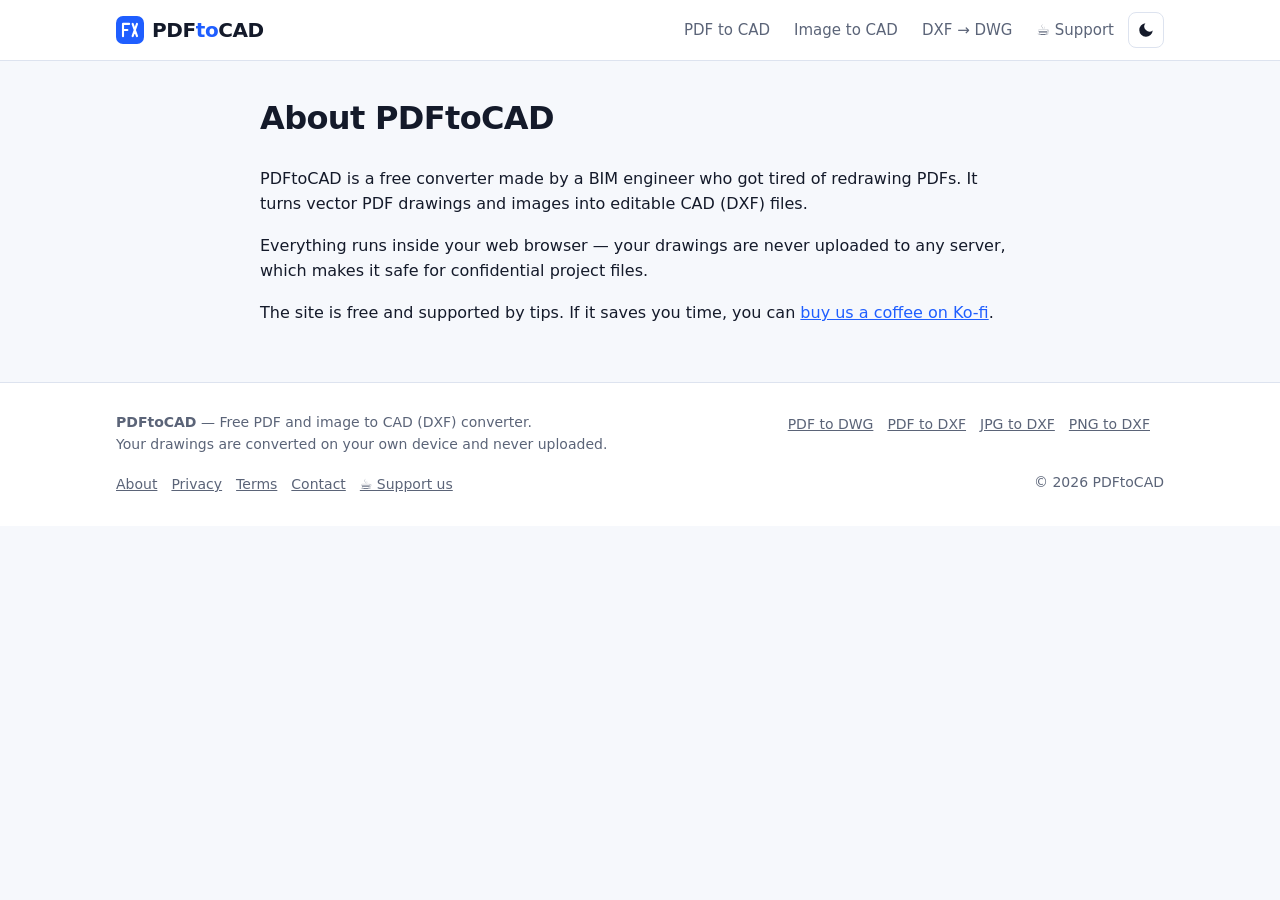
<file: about.html>
<!doctype html>
<html lang="en"><head>
<meta charset="utf-8"><meta name="viewport" content="width=device-width,initial-scale=1">
<title>About – PDFtoCAD</title><meta name="description" content="About PDFtoCAD.">
<link rel="canonical" href="https://pdftocad.github.io/about">
<meta property="og:type" content="website"><meta property="og:title" content="About – PDFtoCAD"><meta property="og:description" content="About PDFtoCAD."><meta property="og:url" content="https://pdftocad.github.io/about"><meta property="og:site_name" content="PDFtoCAD">
<meta name="theme-color" content="#1f5eff">
<link rel="icon" href="/favicon.svg" type="image/svg+xml"><link rel="stylesheet" href="/style.css">
</head><body>
<header class="site-head"><div class="wrap">
<a class="logo" href="/"><svg viewBox="0 0 32 32" aria-hidden="true"><rect width="32" height="32" rx="8" fill="var(--brand)"/><path d="M8 23V9h7M8 16h5M19 9l5 14M24 9l-5 14" fill="none" stroke="#fff" stroke-width="2.4" stroke-linecap="round" stroke-linejoin="round"/></svg><span>PDF<b>to</b>CAD</span></a>
<nav class="nav"><a href="/">PDF to CAD</a><a href="/image-to-cad">Image to CAD</a><a href="/dxf-to-dwg" class="hide-sm">DXF → DWG</a>
<a href="https://ko-fi.com/asholohith" target="_blank" rel="noopener" class="hide-sm">☕ Support</a>
<button class="theme-btn" data-theme-toggle aria-label="Switch light or dark mode"><svg viewBox="0 0 24 24" width="18" height="18" aria-hidden="true"><path d="M21 12.8A9 9 0 1 1 11.2 3a7 7 0 0 0 9.8 9.8z" fill="currentColor"/></svg></button></nav>
</div></header>
<main class="wrap"><div class="page article"><h1>About PDFtoCAD</h1><p>PDFtoCAD is a free converter made by a BIM engineer who got tired of redrawing PDFs. It turns vector PDF drawings and images into editable CAD (DXF) files.</p><p>Everything runs inside your web browser — your drawings are never uploaded to any server, which makes it safe for confidential project files.</p><p>The site is free and supported by tips. If it saves you time, you can <a href="https://ko-fi.com/asholohith" target="_blank" rel="noopener">buy us a coffee on Ko-fi</a>.</p></div></main>
<footer class="site-foot"><div class="wrap"><div><b>PDFtoCAD</b> — Free PDF and image to CAD (DXF) converter.<br>Your drawings are converted on your own device and never uploaded.</div>
<div><a href="/pdf-to-dwg">PDF to DWG</a><a href="/pdf-to-dxf">PDF to DXF</a><a href="/jpg-to-dxf">JPG to DXF</a><a href="/png-to-dxf">PNG to DXF</a></div>
<div><a href="/about">About</a><a href="/privacy">Privacy</a><a href="/terms">Terms</a><a href="/contact">Contact</a><a href="https://ko-fi.com/asholohith" target="_blank" rel="noopener">☕ Support us</a></div>
<div>© 2026 PDFtoCAD</div></div></footer>
<script src="/common.js"></script>
</body></html>
</file>
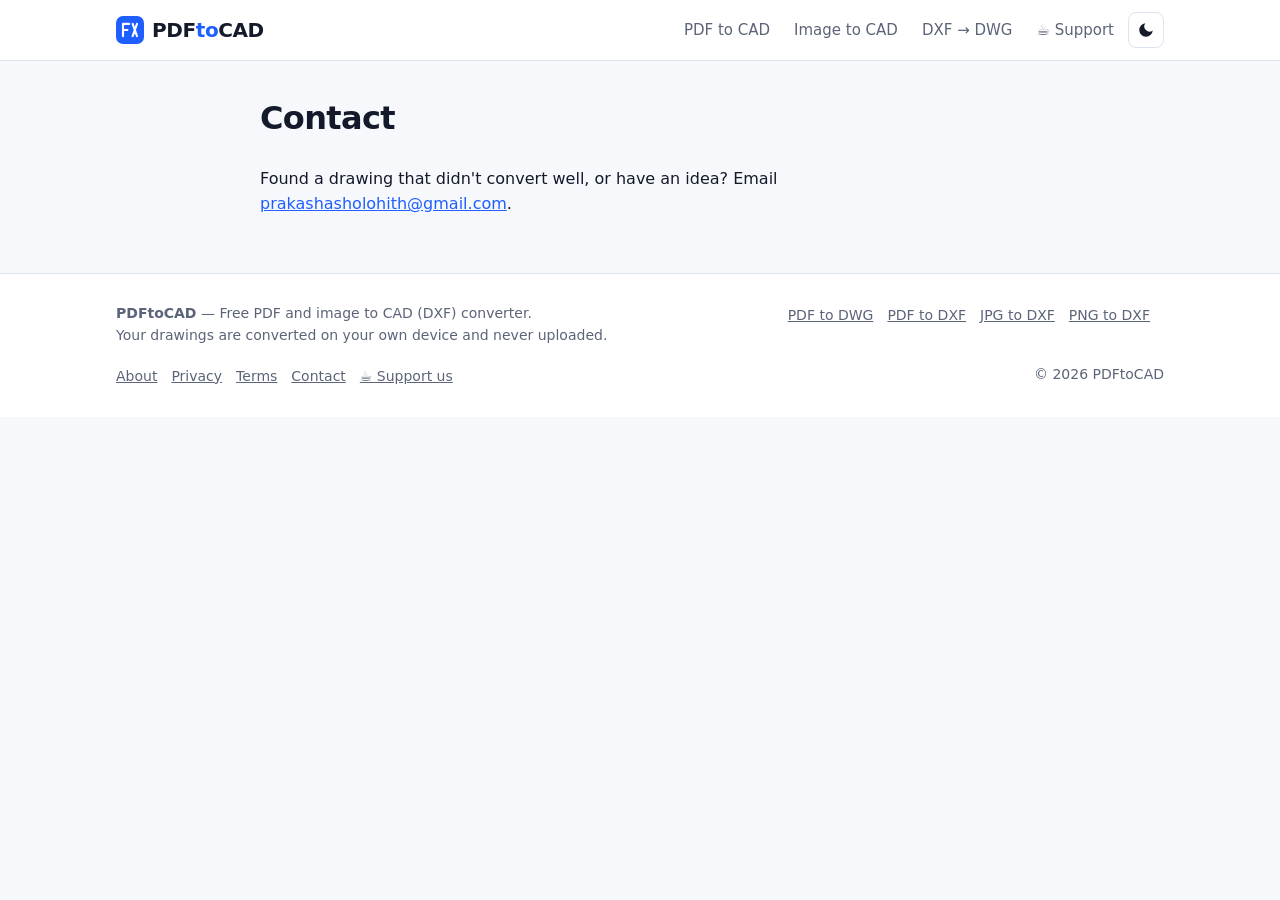
<file: contact.html>
<!doctype html>
<html lang="en"><head>
<meta charset="utf-8"><meta name="viewport" content="width=device-width,initial-scale=1">
<title>Contact – PDFtoCAD</title><meta name="description" content="Contact PDFtoCAD.">
<link rel="canonical" href="https://pdftocad.github.io/contact">
<meta property="og:type" content="website"><meta property="og:title" content="Contact – PDFtoCAD"><meta property="og:description" content="Contact PDFtoCAD."><meta property="og:url" content="https://pdftocad.github.io/contact"><meta property="og:site_name" content="PDFtoCAD">
<meta name="theme-color" content="#1f5eff">
<link rel="icon" href="/favicon.svg" type="image/svg+xml"><link rel="stylesheet" href="/style.css">
</head><body>
<header class="site-head"><div class="wrap">
<a class="logo" href="/"><svg viewBox="0 0 32 32" aria-hidden="true"><rect width="32" height="32" rx="8" fill="var(--brand)"/><path d="M8 23V9h7M8 16h5M19 9l5 14M24 9l-5 14" fill="none" stroke="#fff" stroke-width="2.4" stroke-linecap="round" stroke-linejoin="round"/></svg><span>PDF<b>to</b>CAD</span></a>
<nav class="nav"><a href="/">PDF to CAD</a><a href="/image-to-cad">Image to CAD</a><a href="/dxf-to-dwg" class="hide-sm">DXF → DWG</a>
<a href="https://ko-fi.com/asholohith" target="_blank" rel="noopener" class="hide-sm">☕ Support</a>
<button class="theme-btn" data-theme-toggle aria-label="Switch light or dark mode"><svg viewBox="0 0 24 24" width="18" height="18" aria-hidden="true"><path d="M21 12.8A9 9 0 1 1 11.2 3a7 7 0 0 0 9.8 9.8z" fill="currentColor"/></svg></button></nav>
</div></header>
<main class="wrap"><div class="page article"><h1>Contact</h1><p>Found a drawing that didn't convert well, or have an idea? Email <a href="mailto:prakashasholohith@gmail.com">prakashasholohith@gmail.com</a>.</p></div></main>
<footer class="site-foot"><div class="wrap"><div><b>PDFtoCAD</b> — Free PDF and image to CAD (DXF) converter.<br>Your drawings are converted on your own device and never uploaded.</div>
<div><a href="/pdf-to-dwg">PDF to DWG</a><a href="/pdf-to-dxf">PDF to DXF</a><a href="/jpg-to-dxf">JPG to DXF</a><a href="/png-to-dxf">PNG to DXF</a></div>
<div><a href="/about">About</a><a href="/privacy">Privacy</a><a href="/terms">Terms</a><a href="/contact">Contact</a><a href="https://ko-fi.com/asholohith" target="_blank" rel="noopener">☕ Support us</a></div>
<div>© 2026 PDFtoCAD</div></div></footer>
<script src="/common.js"></script>
</body></html>
</file>
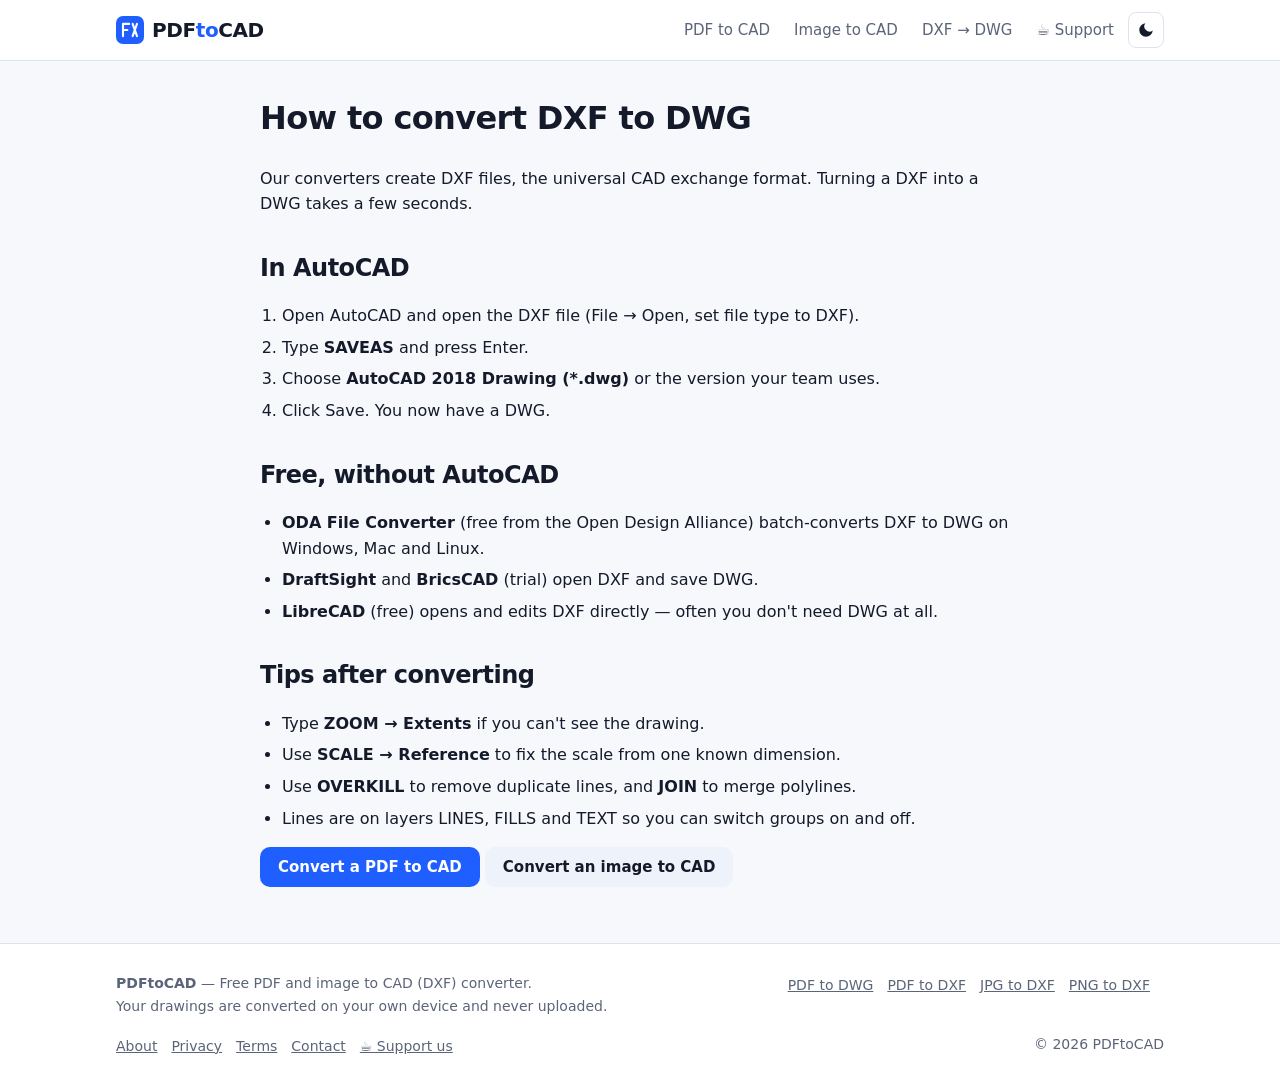
<file: dxf-to-dwg.html>
<!doctype html>
<html lang="en"><head>
<meta charset="utf-8"><meta name="viewport" content="width=device-width,initial-scale=1">
<title>How to Convert DXF to DWG (AutoCAD, Free Options) – PDFtoCAD</title><meta name="description" content="Convert a DXF file to DWG in AutoCAD in 5 seconds, or free with ODA File Converter, BricsCAD or DraftSight.">
<link rel="canonical" href="https://pdftocad.github.io/dxf-to-dwg">
<meta property="og:type" content="website"><meta property="og:title" content="How to Convert DXF to DWG (AutoCAD, Free Options) – PDFtoCAD"><meta property="og:description" content="Convert a DXF file to DWG in AutoCAD in 5 seconds, or free with ODA File Converter, BricsCAD or DraftSight."><meta property="og:url" content="https://pdftocad.github.io/dxf-to-dwg"><meta property="og:site_name" content="PDFtoCAD">
<meta name="theme-color" content="#1f5eff">
<link rel="icon" href="/favicon.svg" type="image/svg+xml"><link rel="stylesheet" href="/style.css">
</head><body>
<header class="site-head"><div class="wrap">
<a class="logo" href="/"><svg viewBox="0 0 32 32" aria-hidden="true"><rect width="32" height="32" rx="8" fill="var(--brand)"/><path d="M8 23V9h7M8 16h5M19 9l5 14M24 9l-5 14" fill="none" stroke="#fff" stroke-width="2.4" stroke-linecap="round" stroke-linejoin="round"/></svg><span>PDF<b>to</b>CAD</span></a>
<nav class="nav"><a href="/">PDF to CAD</a><a href="/image-to-cad">Image to CAD</a><a href="/dxf-to-dwg" class="hide-sm">DXF → DWG</a>
<a href="https://ko-fi.com/asholohith" target="_blank" rel="noopener" class="hide-sm">☕ Support</a>
<button class="theme-btn" data-theme-toggle aria-label="Switch light or dark mode"><svg viewBox="0 0 24 24" width="18" height="18" aria-hidden="true"><path d="M21 12.8A9 9 0 1 1 11.2 3a7 7 0 0 0 9.8 9.8z" fill="currentColor"/></svg></button></nav>
</div></header>
<main class="wrap"><div class="page article"><h1>How to convert DXF to DWG</h1><p>Our converters create DXF files, the universal CAD exchange format. Turning a DXF into a DWG takes a few seconds.</p><h2>In AutoCAD</h2><ol><li>Open AutoCAD and open the DXF file (File → Open, set file type to DXF).</li><li>Type <b>SAVEAS</b> and press Enter.</li><li>Choose <b>AutoCAD 2018 Drawing (*.dwg)</b> or the version your team uses.</li><li>Click Save. You now have a DWG.</li></ol><h2>Free, without AutoCAD</h2><ul><li><b>ODA File Converter</b> (free from the Open Design Alliance) batch-converts DXF to DWG on Windows, Mac and Linux.</li><li><b>DraftSight</b> and <b>BricsCAD</b> (trial) open DXF and save DWG.</li><li><b>LibreCAD</b> (free) opens and edits DXF directly — often you don't need DWG at all.</li></ul><h2>Tips after converting</h2><ul><li>Type <b>ZOOM → Extents</b> if you can't see the drawing.</li><li>Use <b>SCALE → Reference</b> to fix the scale from one known dimension.</li><li>Use <b>OVERKILL</b> to remove duplicate lines, and <b>JOIN</b> to merge polylines.</li><li>Lines are on layers LINES, FILLS and TEXT so you can switch groups on and off.</li></ul><p><a class="btn" href="/">Convert a PDF to CAD</a> <a class="btn ghost" href="/image-to-cad">Convert an image to CAD</a></p></div></main>
<footer class="site-foot"><div class="wrap"><div><b>PDFtoCAD</b> — Free PDF and image to CAD (DXF) converter.<br>Your drawings are converted on your own device and never uploaded.</div>
<div><a href="/pdf-to-dwg">PDF to DWG</a><a href="/pdf-to-dxf">PDF to DXF</a><a href="/jpg-to-dxf">JPG to DXF</a><a href="/png-to-dxf">PNG to DXF</a></div>
<div><a href="/about">About</a><a href="/privacy">Privacy</a><a href="/terms">Terms</a><a href="/contact">Contact</a><a href="https://ko-fi.com/asholohith" target="_blank" rel="noopener">☕ Support us</a></div>
<div>© 2026 PDFtoCAD</div></div></footer>
<script src="/common.js"></script>
</body></html>
</file>
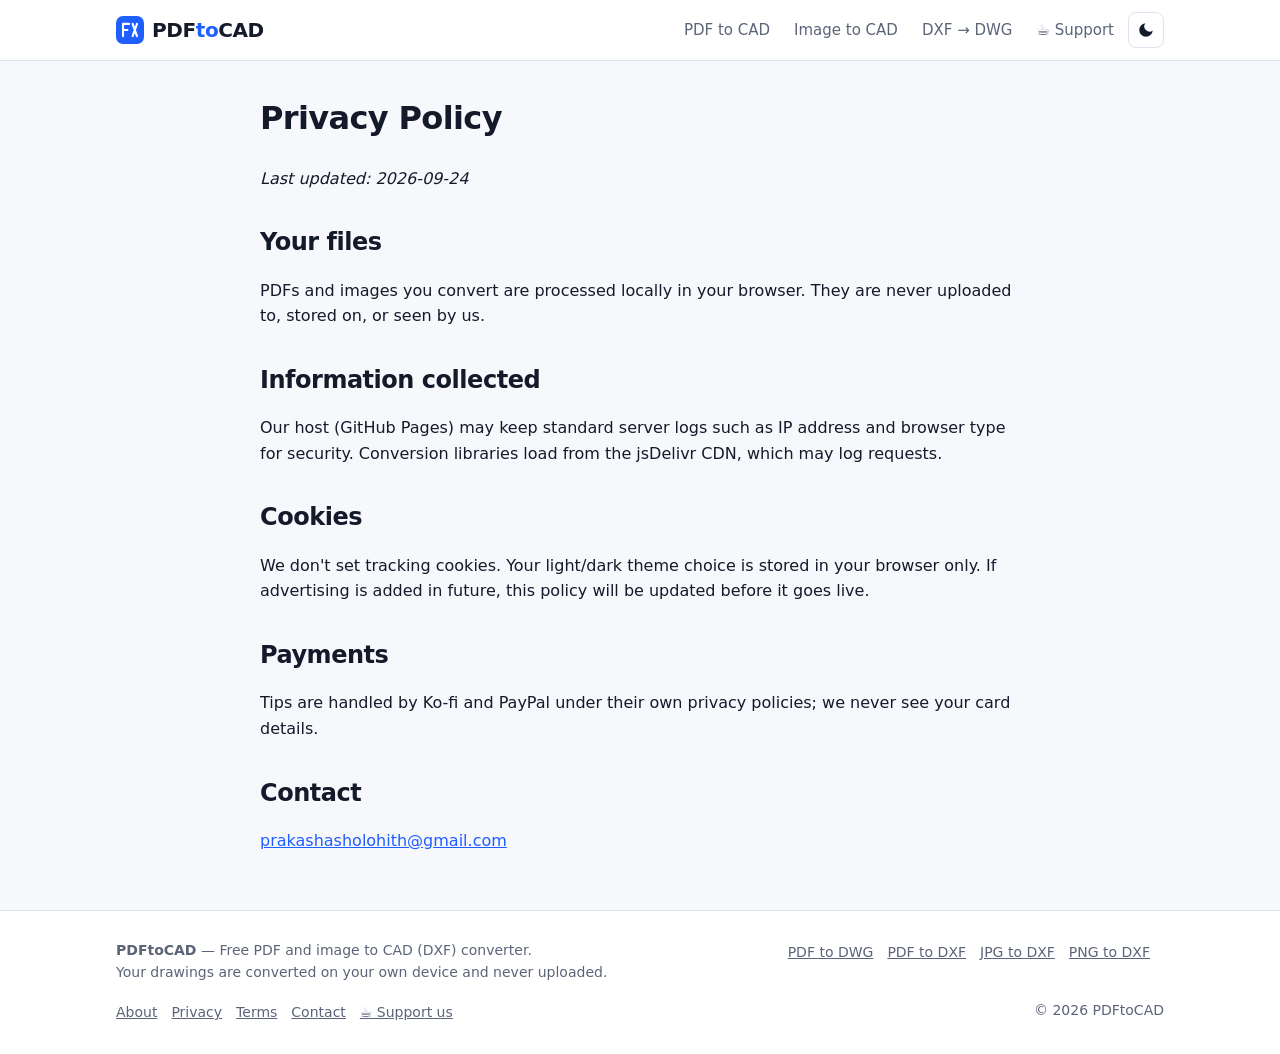
<file: privacy.html>
<!doctype html>
<html lang="en"><head>
<meta charset="utf-8"><meta name="viewport" content="width=device-width,initial-scale=1">
<title>Privacy Policy – PDFtoCAD</title><meta name="description" content="PDFtoCAD privacy policy.">
<link rel="canonical" href="https://pdftocad.github.io/privacy">
<meta property="og:type" content="website"><meta property="og:title" content="Privacy Policy – PDFtoCAD"><meta property="og:description" content="PDFtoCAD privacy policy."><meta property="og:url" content="https://pdftocad.github.io/privacy"><meta property="og:site_name" content="PDFtoCAD">
<meta name="theme-color" content="#1f5eff">
<link rel="icon" href="/favicon.svg" type="image/svg+xml"><link rel="stylesheet" href="/style.css">
</head><body>
<header class="site-head"><div class="wrap">
<a class="logo" href="/"><svg viewBox="0 0 32 32" aria-hidden="true"><rect width="32" height="32" rx="8" fill="var(--brand)"/><path d="M8 23V9h7M8 16h5M19 9l5 14M24 9l-5 14" fill="none" stroke="#fff" stroke-width="2.4" stroke-linecap="round" stroke-linejoin="round"/></svg><span>PDF<b>to</b>CAD</span></a>
<nav class="nav"><a href="/">PDF to CAD</a><a href="/image-to-cad">Image to CAD</a><a href="/dxf-to-dwg" class="hide-sm">DXF → DWG</a>
<a href="https://ko-fi.com/asholohith" target="_blank" rel="noopener" class="hide-sm">☕ Support</a>
<button class="theme-btn" data-theme-toggle aria-label="Switch light or dark mode"><svg viewBox="0 0 24 24" width="18" height="18" aria-hidden="true"><path d="M21 12.8A9 9 0 1 1 11.2 3a7 7 0 0 0 9.8 9.8z" fill="currentColor"/></svg></button></nav>
</div></header>
<main class="wrap"><div class="page article"><h1>Privacy Policy</h1><p><em>Last updated: 2026-09-24</em></p><h2>Your files</h2><p>PDFs and images you convert are processed locally in your browser. They are never uploaded to, stored on, or seen by us.</p><h2>Information collected</h2><p>Our host (GitHub Pages) may keep standard server logs such as IP address and browser type for security. Conversion libraries load from the jsDelivr CDN, which may log requests.</p><h2>Cookies</h2><p>We don't set tracking cookies. Your light/dark theme choice is stored in your browser only. If advertising is added in future, this policy will be updated before it goes live.</p><h2>Payments</h2><p>Tips are handled by Ko-fi and PayPal under their own privacy policies; we never see your card details.</p><h2>Contact</h2><p><a href="mailto:prakashasholohith@gmail.com">prakashasholohith@gmail.com</a></p></div></main>
<footer class="site-foot"><div class="wrap"><div><b>PDFtoCAD</b> — Free PDF and image to CAD (DXF) converter.<br>Your drawings are converted on your own device and never uploaded.</div>
<div><a href="/pdf-to-dwg">PDF to DWG</a><a href="/pdf-to-dxf">PDF to DXF</a><a href="/jpg-to-dxf">JPG to DXF</a><a href="/png-to-dxf">PNG to DXF</a></div>
<div><a href="/about">About</a><a href="/privacy">Privacy</a><a href="/terms">Terms</a><a href="/contact">Contact</a><a href="https://ko-fi.com/asholohith" target="_blank" rel="noopener">☕ Support us</a></div>
<div>© 2026 PDFtoCAD</div></div></footer>
<script src="/common.js"></script>
</body></html>
</file>
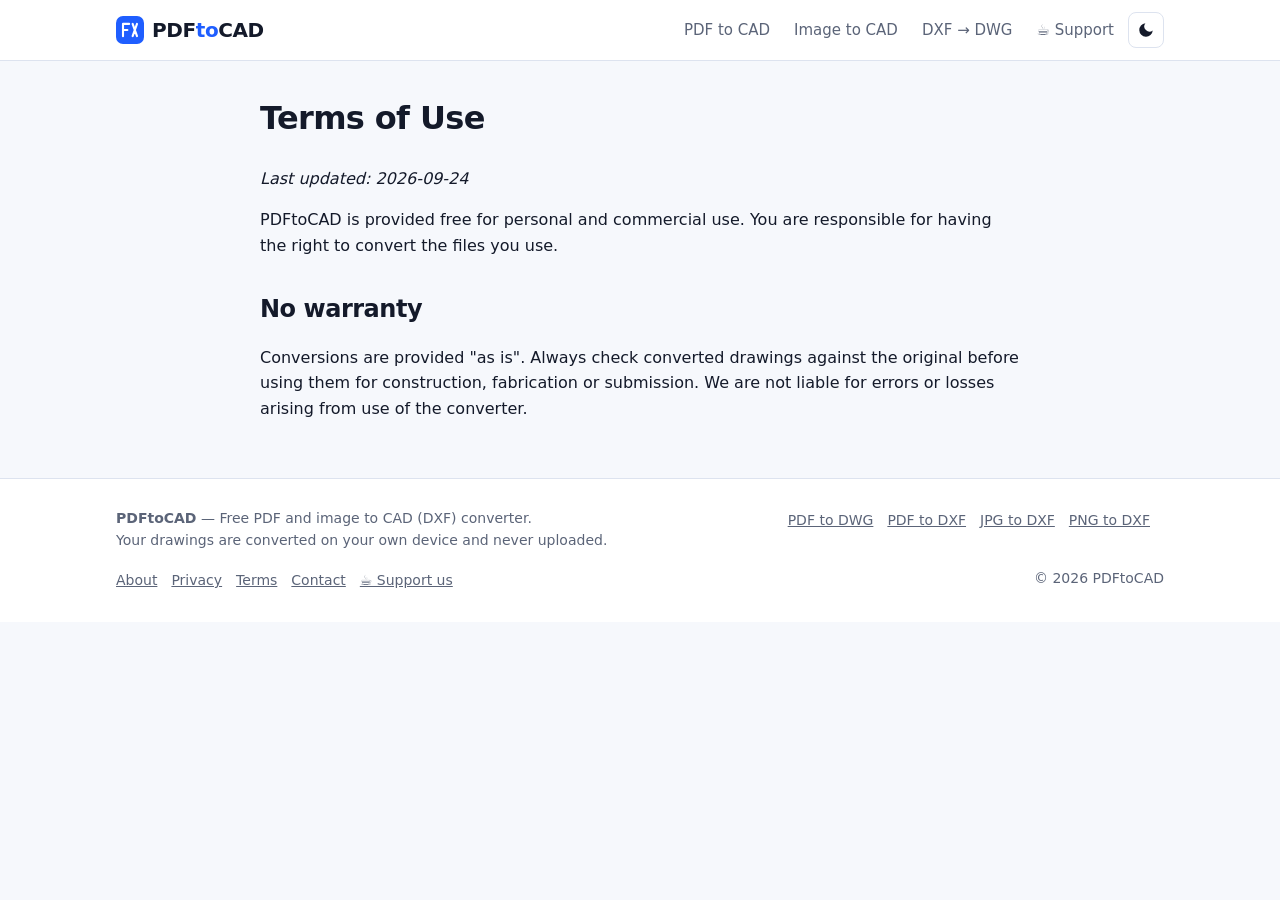
<file: terms.html>
<!doctype html>
<html lang="en"><head>
<meta charset="utf-8"><meta name="viewport" content="width=device-width,initial-scale=1">
<title>Terms of Use – PDFtoCAD</title><meta name="description" content="Terms of use for PDFtoCAD.">
<link rel="canonical" href="https://pdftocad.github.io/terms">
<meta property="og:type" content="website"><meta property="og:title" content="Terms of Use – PDFtoCAD"><meta property="og:description" content="Terms of use for PDFtoCAD."><meta property="og:url" content="https://pdftocad.github.io/terms"><meta property="og:site_name" content="PDFtoCAD">
<meta name="theme-color" content="#1f5eff">
<link rel="icon" href="/favicon.svg" type="image/svg+xml"><link rel="stylesheet" href="/style.css">
</head><body>
<header class="site-head"><div class="wrap">
<a class="logo" href="/"><svg viewBox="0 0 32 32" aria-hidden="true"><rect width="32" height="32" rx="8" fill="var(--brand)"/><path d="M8 23V9h7M8 16h5M19 9l5 14M24 9l-5 14" fill="none" stroke="#fff" stroke-width="2.4" stroke-linecap="round" stroke-linejoin="round"/></svg><span>PDF<b>to</b>CAD</span></a>
<nav class="nav"><a href="/">PDF to CAD</a><a href="/image-to-cad">Image to CAD</a><a href="/dxf-to-dwg" class="hide-sm">DXF → DWG</a>
<a href="https://ko-fi.com/asholohith" target="_blank" rel="noopener" class="hide-sm">☕ Support</a>
<button class="theme-btn" data-theme-toggle aria-label="Switch light or dark mode"><svg viewBox="0 0 24 24" width="18" height="18" aria-hidden="true"><path d="M21 12.8A9 9 0 1 1 11.2 3a7 7 0 0 0 9.8 9.8z" fill="currentColor"/></svg></button></nav>
</div></header>
<main class="wrap"><div class="page article"><h1>Terms of Use</h1><p><em>Last updated: 2026-09-24</em></p><p>PDFtoCAD is provided free for personal and commercial use. You are responsible for having the right to convert the files you use.</p><h2>No warranty</h2><p>Conversions are provided "as is". Always check converted drawings against the original before using them for construction, fabrication or submission. We are not liable for errors or losses arising from use of the converter.</p></div></main>
<footer class="site-foot"><div class="wrap"><div><b>PDFtoCAD</b> — Free PDF and image to CAD (DXF) converter.<br>Your drawings are converted on your own device and never uploaded.</div>
<div><a href="/pdf-to-dwg">PDF to DWG</a><a href="/pdf-to-dxf">PDF to DXF</a><a href="/jpg-to-dxf">JPG to DXF</a><a href="/png-to-dxf">PNG to DXF</a></div>
<div><a href="/about">About</a><a href="/privacy">Privacy</a><a href="/terms">Terms</a><a href="/contact">Contact</a><a href="https://ko-fi.com/asholohith" target="_blank" rel="noopener">☕ Support us</a></div>
<div>© 2026 PDFtoCAD</div></div></footer>
<script src="/common.js"></script>
</body></html>
</file>
<file: style.css>
:root{
  --bg:#f6f8fc;--surface:#ffffff;--surface-2:#eef2fa;--text:#141a2a;--muted:#5b6478;
  --line:#dde3ef;--brand:#1f5eff;--brand-2:#0c3fd1;--brand-soft:#e6edff;--ok:#12805c;--warn:#b42318;
  --radius:14px;--shadow:0 1px 2px rgba(20,26,42,.06),0 8px 24px rgba(20,26,42,.06);
  --font:system-ui,-apple-system,"Segoe UI",Roboto,"Helvetica Neue",Arial,sans-serif;
  --mono:ui-monospace,SFMono-Regular,Menlo,Consolas,monospace;
}
@media (prefers-color-scheme:dark){:root:not([data-theme="light"]){
  --bg:#0d1220;--surface:#141b2d;--surface-2:#1b2439;--text:#e8ecf6;--muted:#9aa4bb;
  --line:#26314a;--brand:#5b8cff;--brand-2:#86a9ff;--brand-soft:#1c2a4d;--ok:#3ecf98;--warn:#ff7a6b;
  --shadow:0 1px 2px rgba(0,0,0,.4),0 8px 24px rgba(0,0,0,.3);}}
:root[data-theme="dark"]{
  --bg:#0d1220;--surface:#141b2d;--surface-2:#1b2439;--text:#e8ecf6;--muted:#9aa4bb;
  --line:#26314a;--brand:#5b8cff;--brand-2:#86a9ff;--brand-soft:#1c2a4d;--ok:#3ecf98;--warn:#ff7a6b;
  --shadow:0 1px 2px rgba(0,0,0,.4),0 8px 24px rgba(0,0,0,.3);}
*{box-sizing:border-box}
html{-webkit-text-size-adjust:100%}
body{margin:0;background:var(--bg);color:var(--text);font:16px/1.6 var(--font)}
a{color:var(--brand)}
img{max-width:100%}
.wrap{max-width:1080px;margin:0 auto;padding:0 16px}
/* header */
.site-head{background:var(--surface);border-bottom:1px solid var(--line);position:sticky;top:0;z-index:10}
.site-head .wrap{display:flex;align-items:center;gap:16px;height:60px}
.logo{display:flex;align-items:center;gap:8px;font-weight:800;font-size:20px;color:var(--text);text-decoration:none;letter-spacing:-.02em}
.logo svg{width:28px;height:28px}
.logo b{color:var(--brand)}
.nav{margin-left:auto;display:flex;gap:4px;align-items:center}
.nav a{color:var(--muted);text-decoration:none;padding:8px 10px;border-radius:8px;font-size:15px}
.nav a:hover{background:var(--surface-2);color:var(--text)}
.theme-btn{border:1px solid var(--line);background:var(--surface);color:var(--text);border-radius:8px;width:36px;height:36px;cursor:pointer;font-size:16px}
@media (max-width:640px){.nav a.hide-sm{display:none}}
/* hero */
.hero{padding:48px 0 24px;text-align:center}
.hero h1{font-size:clamp(28px,5vw,44px);line-height:1.15;margin:0 0 12px;letter-spacing:-.03em}
.hero p{color:var(--muted);font-size:18px;margin:0 auto;max-width:640px}
.search{margin:24px auto 0;max-width:520px;position:relative}
.search input{width:100%;padding:14px 16px;border-radius:12px;border:1px solid var(--line);background:var(--surface);color:var(--text);font-size:16px;box-shadow:var(--shadow)}
.badges{display:flex;gap:10px;justify-content:center;flex-wrap:wrap;margin-top:18px;color:var(--muted);font-size:14px}
.badges span{background:var(--surface);border:1px solid var(--line);padding:4px 12px;border-radius:99px}
/* tool grid */
.cat{margin:32px 0 8px;font-size:14px;text-transform:uppercase;letter-spacing:.08em;color:var(--muted)}
.grid{display:grid;grid-template-columns:repeat(auto-fill,minmax(230px,1fr));gap:14px}
.card{display:flex;gap:12px;align-items:flex-start;background:var(--surface);border:1px solid var(--line);border-radius:var(--radius);padding:16px;text-decoration:none;color:var(--text);transition:transform .12s,border-color .12s,box-shadow .12s}
.card:hover{transform:translateY(-2px);border-color:var(--brand);box-shadow:var(--shadow)}
.card .ic{flex:0 0 40px;height:40px;border-radius:10px;background:var(--brand-soft);color:var(--brand);display:grid;place-items:center;font-size:20px}
.card h3{margin:0 0 2px;font-size:16px}
.card p{margin:0;color:var(--muted);font-size:14px;line-height:1.45}
/* tool page */
.crumbs{font-size:14px;color:var(--muted);margin:20px 0 0}
.crumbs a{color:var(--muted)}
.tool-head{margin:10px 0 18px}
.tool-head h1{font-size:clamp(26px,4vw,36px);margin:0 0 6px;letter-spacing:-.02em;line-height:1.2}
.tool-head p{margin:0;color:var(--muted);font-size:17px}
.panel{background:var(--surface);border:1px solid var(--line);border-radius:var(--radius);padding:20px;box-shadow:var(--shadow)}
.drop{border:2px dashed var(--line);border-radius:12px;padding:36px 16px;text-align:center;cursor:pointer;transition:border-color .15s,background .15s}
.drop:hover,.drop.over{border-color:var(--brand);background:var(--brand-soft)}
.drop strong{display:block;font-size:18px;margin-bottom:4px}
.drop span{color:var(--muted);font-size:14px}
.row{display:flex;flex-wrap:wrap;gap:14px;align-items:flex-end;margin:16px 0}
.field{display:flex;flex-direction:column;gap:6px;min-width:140px;flex:1}
.field label{font-size:14px;font-weight:600}
.field small{color:var(--muted)}
input[type=text],input[type=number],input[type=date],input[type=url],select,textarea{width:100%;padding:10px 12px;border:1px solid var(--line);border-radius:10px;background:var(--surface);color:var(--text);font:inherit}
textarea{min-height:200px;resize:vertical;font-size:15px}
input[type=range]{width:100%;accent-color:var(--brand)}
input:focus,select:focus,textarea:focus{outline:2px solid var(--brand);outline-offset:1px;border-color:transparent}
.check{display:flex;align-items:center;gap:8px;font-size:15px;cursor:pointer}
.check input{accent-color:var(--brand);width:18px;height:18px}
.btn{display:inline-flex;align-items:center;justify-content:center;gap:8px;border:0;border-radius:10px;padding:11px 18px;font:600 15px var(--font);cursor:pointer;background:var(--brand);color:#fff;text-decoration:none}
.btn:hover{background:var(--brand-2)}
.btn:disabled{opacity:.5;cursor:not-allowed}
.btn.ghost{background:var(--surface-2);color:var(--text)}
.btn.ghost:hover{background:var(--line)}
.actions{display:flex;gap:10px;flex-wrap:wrap;margin-top:14px}
.results{margin-top:18px;display:grid;gap:10px}
.result{display:flex;gap:12px;align-items:center;background:var(--surface-2);border-radius:10px;padding:10px 12px}
.result img{width:56px;height:56px;object-fit:cover;border-radius:8px;background:var(--line)}
.result .meta{flex:1;min-width:0}
.result .name{font-weight:600;white-space:nowrap;overflow:hidden;text-overflow:ellipsis}
.result .sub{color:var(--muted);font-size:14px}
.save{color:var(--ok);font-weight:700}
.result .btn.ghost{background:var(--surface)}
.result .btn.ghost:hover{background:var(--line)}
.theme-btn{display:grid;place-items:center}
.stats{display:grid;grid-template-columns:repeat(auto-fill,minmax(140px,1fr));gap:10px;margin-top:14px}
.stat{background:var(--surface-2);border-radius:10px;padding:12px}
.stat b{display:block;font-size:24px;letter-spacing:-.02em}
.stat span{color:var(--muted);font-size:13px}
.big-out{font-family:var(--mono);font-size:20px;padding:14px;background:var(--surface-2);border-radius:10px;word-break:break-all;min-height:56px}
.answer{font-size:28px;font-weight:800;letter-spacing:-.02em;margin:8px 0}
.note{color:var(--muted);font-size:14px}
.err{color:var(--warn);font-size:14px}
.list-files{list-style:none;padding:0;margin:14px 0 0;display:grid;gap:8px}
.list-files li{display:flex;gap:10px;align-items:center;background:var(--surface-2);padding:8px 12px;border-radius:10px}
.list-files li span{flex:1;min-width:0;overflow:hidden;text-overflow:ellipsis;white-space:nowrap}
.list-files button{border:0;background:var(--surface);color:var(--text);border-radius:6px;width:30px;height:30px;cursor:pointer}
.qr-box{display:grid;place-items:center;background:#fff;border-radius:12px;padding:16px;min-height:220px}
.two{display:grid;grid-template-columns:1fr 1fr;gap:20px}
@media (max-width:760px){.two{grid-template-columns:1fr}}
table.sched{width:100%;border-collapse:collapse;font-size:14px;margin-top:12px}
table.sched th,table.sched td{padding:8px;border-bottom:1px solid var(--line);text-align:right}
table.sched th:first-child,table.sched td:first-child{text-align:left}
/* ads */
.ad-slot{margin:22px 0;min-height:0}
.ad-slot:empty{display:none}
/* article */
.article{margin:36px 0;max-width:760px}
.article h2{font-size:24px;margin:32px 0 10px;letter-spacing:-.02em}
.article ol,.article ul{padding-left:22px}
.article li{margin:6px 0}
details{background:var(--surface);border:1px solid var(--line);border-radius:12px;padding:14px 16px;margin:10px 0}
summary{cursor:pointer;font-weight:600}
details p{margin:10px 0 0;color:var(--muted)}
.related{margin:36px 0}
/* footer */
.site-foot{margin-top:56px;border-top:1px solid var(--line);background:var(--surface);padding:28px 0;color:var(--muted);font-size:14px}
.site-foot .wrap{display:flex;flex-wrap:wrap;gap:16px;justify-content:space-between}
.site-foot a{color:var(--muted);margin-right:14px}
.page{max-width:760px;margin:32px auto}
.page h1{letter-spacing:-.02em}
.sr{position:absolute;width:1px;height:1px;overflow:hidden;clip:rect(0 0 0 0)}

.support{display:flex;gap:16px;align-items:center;justify-content:space-between;flex-wrap:wrap;background:var(--brand-soft);border:1px solid var(--line);border-radius:var(--radius);padding:18px 20px;margin:28px 0}
.btn.kofi{background:#13c3ff;color:#06263a}.btn.kofi:hover{background:#0fb0e8}
.cad-preview{display:block;width:100%;border:1px solid var(--line);border-radius:12px;background:#fff;margin-top:14px}
.support{display:flex;gap:16px;align-items:center;justify-content:space-between;flex-wrap:wrap;background:var(--brand-soft);border:1px solid var(--line);border-radius:var(--radius);padding:18px 20px;margin:22px 0 0}
.btn.kofi{background:#13c3ff;color:#06263a}.btn.kofi:hover{background:#0fb0e8}
.site-foot .wrap>div:nth-child(2) a,.site-foot .wrap>div:nth-child(3) a{display:inline-block;margin:2px 14px 2px 0}
.nav a{white-space:nowrap}
.panel .row{align-items:flex-start}
@media (max-width:640px){.nav a[href="/"]{display:none}}
[hidden]{display:none!important}
</file>
